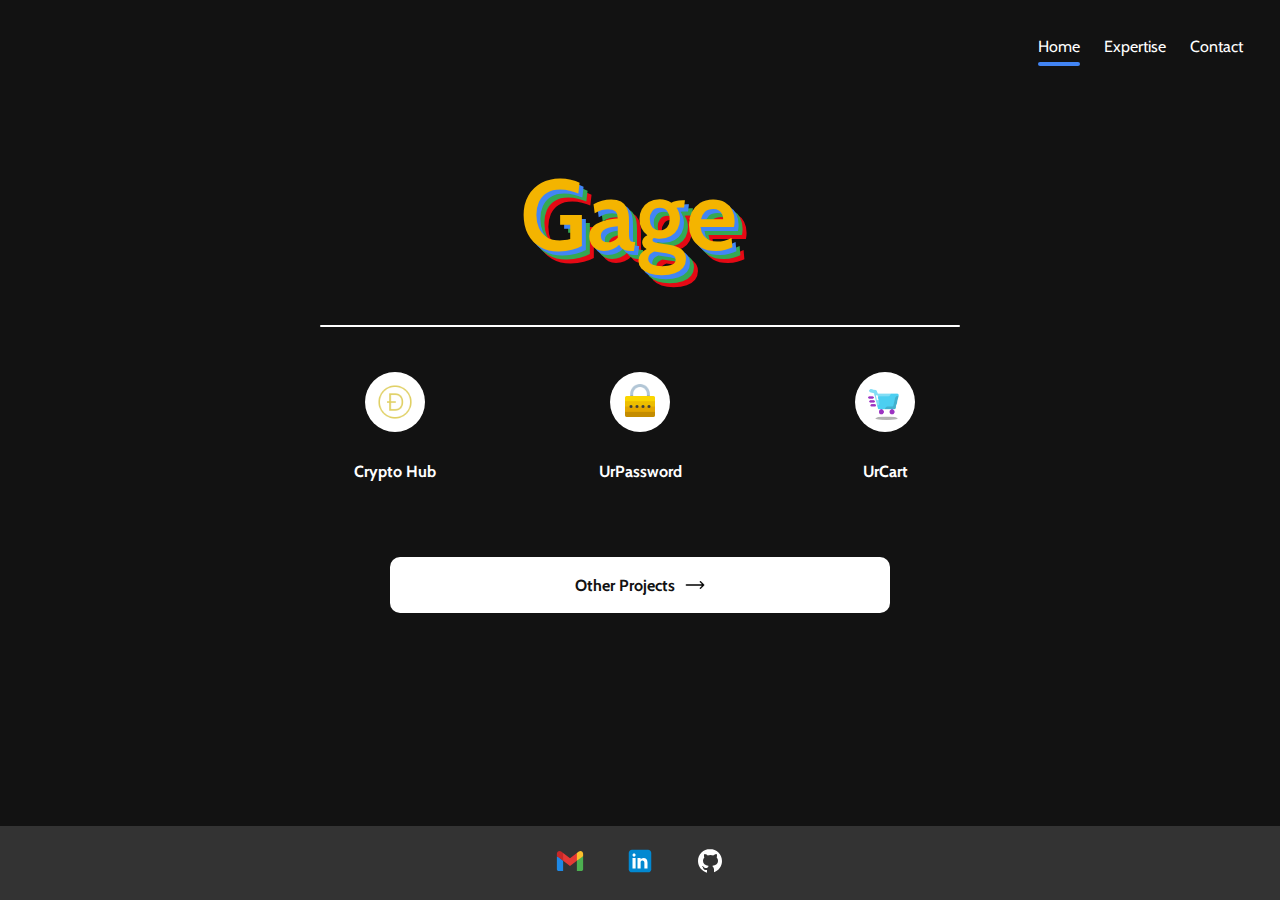
<file: index.html>
<!DOCTYPE html>
<html lang="en">
  <head>
    <meta charset="UTF-8" />
    <meta http-equiv="X-UA-Compatible" content="IE=edge" />
    <meta name="viewport" content="width=device-width, initial-scale=1.0" />
    <link rel="stylesheet" href="index.css" />
    <title>Gage's Portfolio</title>
  </head>
  <body>
    <header>
      <nav>
        <ul class="nav-links">
          <li class="active"><a href="index.html">Home</a></li>
          <li><a href="expertise.html">Expertise</a></li>
          <li><a href="contact.html">Contact</a></li>
        </ul>
        <div class="burger" onclick="toggleMenu()">
          <div class="line"></div>
          <div class="line"></div>
          <div class="line"></div>
        </div>
      </nav>
    </header>
    <main>
      <div class="container">
        <div class="showcase">
          <h1 class="Gage">Gage</h1>
          <div class="line-break"></div>
        </div>
        <div class="projects-container">
          <div class="projects">
            <div class="link-container">
              <a href="https://doge-dash.netlify.app" class="crypto">
                <img src="/Assets/icons8-dogecoin-50.png" />
                <span class="link-icon"></span>
                <span class="link-label">Crypto Hub</span>
              </a>
            </div>
            <div class="link-container">
              <a href="https://urpassword.netlify.app" class="urpass">
                <img src="/Assets/icons8-password-48.png" />
                <span class="link-icon"></span>
                <span class="link-label">UrPassword</span>
              </a>
            </div>
            <div class="link-container">
              <a href="https://urcart.netlify.app" class="urcart">
                <img src="/Assets/icons8-fast-cart-64.png" />
                <span class="link-icon"></span>
                <span class="link-label">UrCart</span>
              </a>
            </div>
          </div>
          <div class="other-projects-container">
            <a class="other-projects-btn" href="projects.html">Other Projects</a>
          </div>
        </div>
      </div>
    </main>
    <footer>
      <a href="mailto:chamblissdev@gmail.com">
        <img id="gmail" src="/Assets/icons8-gmail.svg" />
      </a>
      <a href="https://www.linkedin.com/in/gage-chambliss-24546622b/">
        <img id="linkedin" src="/Assets/icons8-linkedin.svg" />
      </a>
      <a href="https://github.com/Gage-Dev">
        <img id="github" src="/Assets/icons8-github.svg" />
      </a>
    </footer>
    <script src="script.js"></script>
  </body>
</html>
</file>
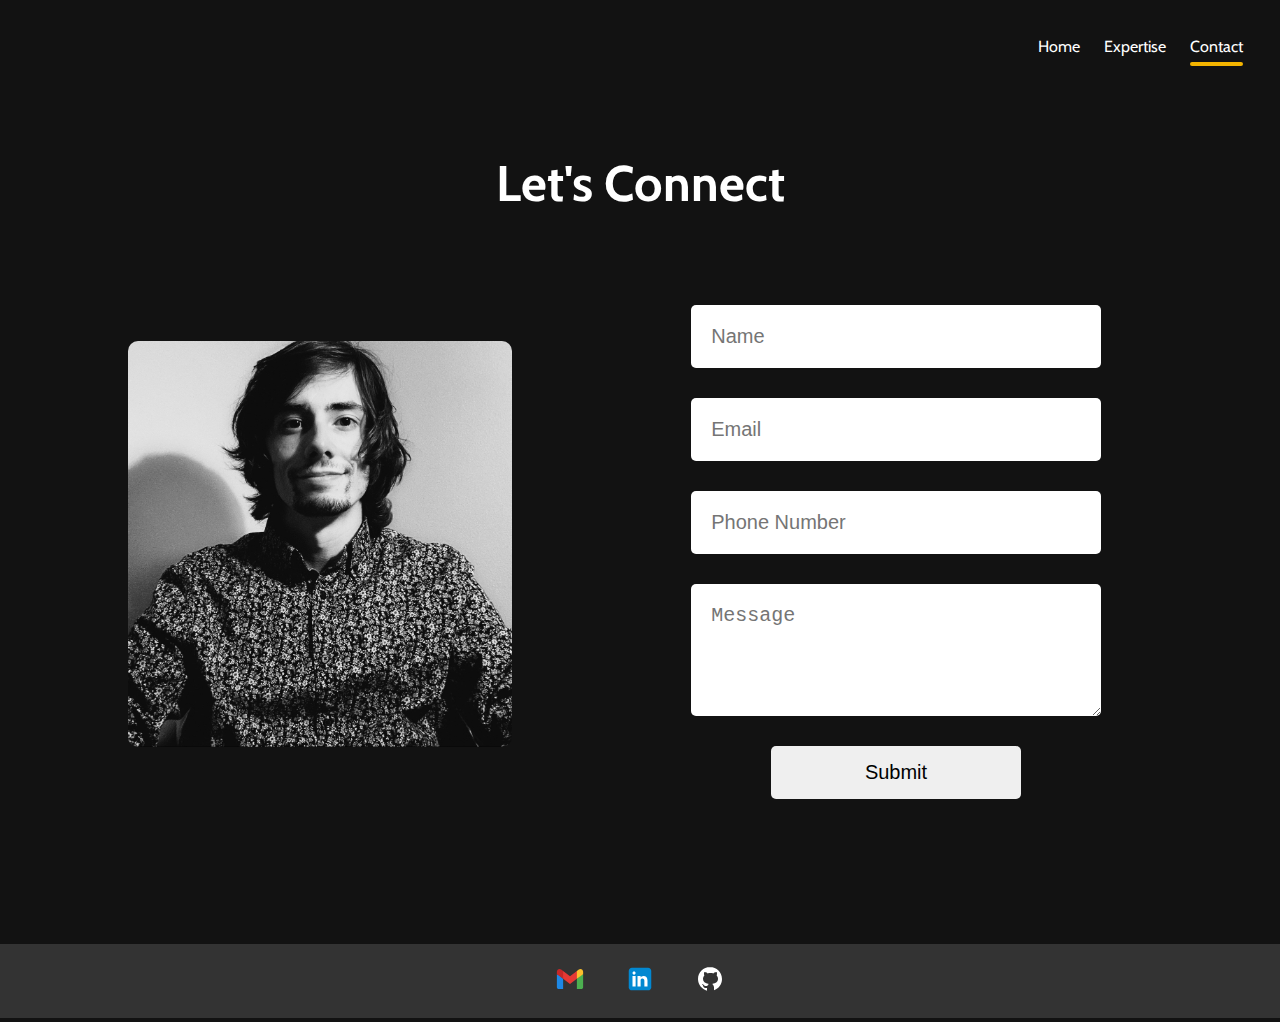
<file: contact.html>
<!DOCTYPE html>
<html lang="en">
  <head>
    <meta charset="UTF-8" />
    <meta http-equiv="X-UA-Compatible" content="IE=edge" />
    <meta name="viewport" content="width=device-width, initial-scale=1.0" />
    <link rel="stylesheet" href="contact.css" />
    <title>Gage Chambliss</title>
  </head>
  <body>
    <header>
      <nav>
        <ul class="nav-links">
          <li><a id="home" href="index.html">Home</a></li>
          <li><a id="home" href="expertise.html">Expertise</a></li>
          <li class="active">
            <a id="contact" href="contact.html">Contact</a>
          </li>
        </ul>
        <div class="burger" onclick="toggleMenu()">
          <div class="line"></div>
          <div class="line"></div>
          <div class="line"></div>
        </div>
      </nav>
    </header>
    <main>
      <h1>Let's Connect</h1>
      <div class="container">
        <img class="portrait" src="/Assets/Portrait.jpg" />
        <form id="contact-form">
          <input type="text" id="name" placeholder="Name" />
          <input type="email" id="email" placeholder="Email" />
          <input type="text" id="phone" placeholder="Phone Number" />
          <textarea id="message" rows="4" placeholder="Message"></textarea>
          <button type="submit">Submit</button>
        </form>
      </div>
    </main>
    <footer>
      <a href="mailto:chamblissdev@gmail.com">
        <img id="gmail" src="/Assets/icons8-gmail.svg" />
      </a>
      <a href="https://www.linkedin.com/in/gage-chambliss-24546622b/">
        <img id="linkedin" src="/Assets/icons8-linkedin.svg" />
      </a>
      <a href="https://github.com/Gage-Dev">
        <img id="github" src="/Assets/icons8-github.svg" />
      </a>
    </footer>
    <script src="script.js"></script>
  </body>
</html>
</file>
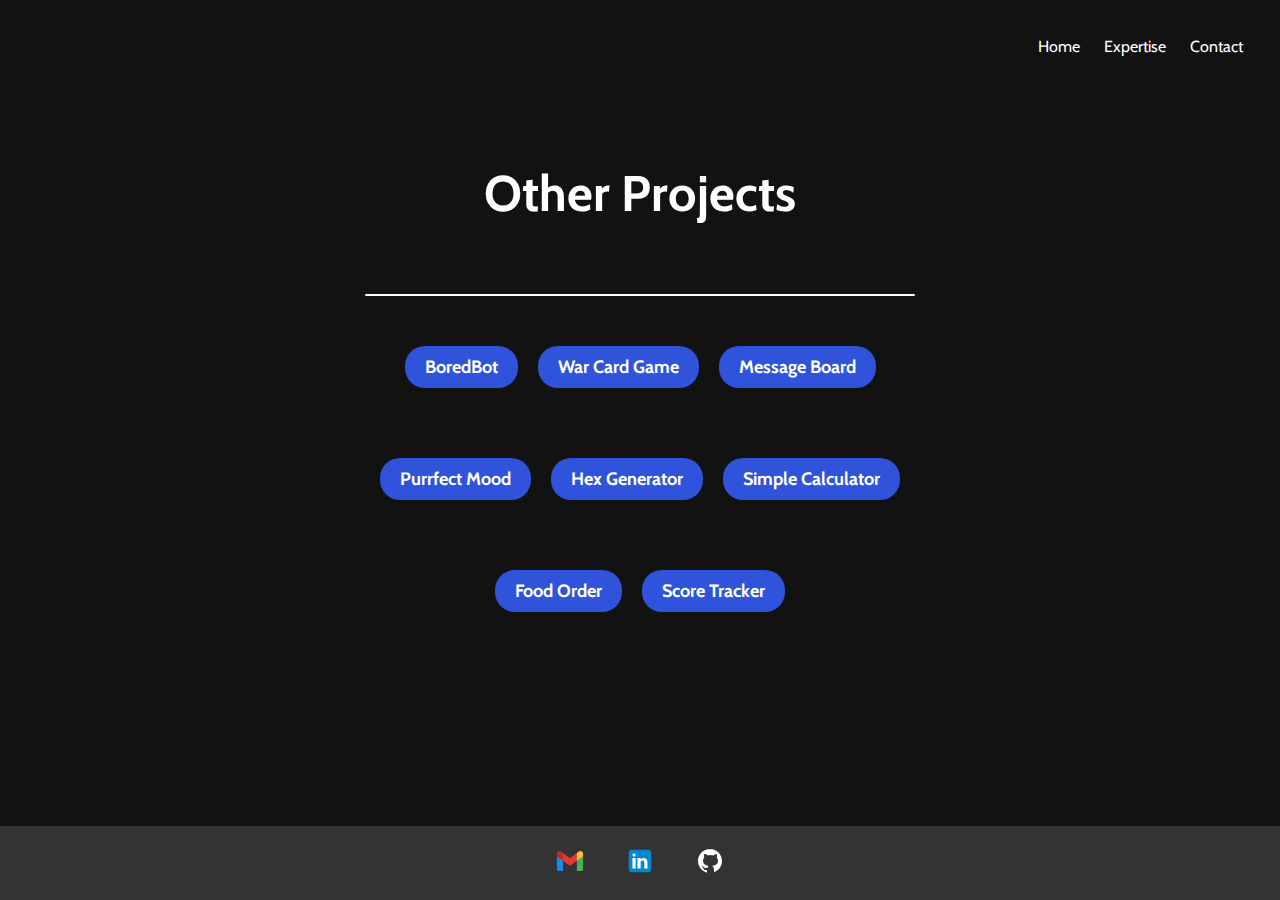
<file: projects.html>
<!DOCTYPE html>
<html lang="en">
  <head>
    <meta charset="UTF-8" />
    <meta http-equiv="X-UA-Compatible" content="IE=edge" />
    <meta name="viewport" content="width=device-width, initial-scale=1.0" />
    <link rel="stylesheet" href="projects.css" />
    <title>Other Projects</title>
  </head>
  <body>
    <header>
      <nav>
        <ul class="nav-links">
          <li><a href="index.html">Home</a></li>
          <li><a href="expertise.html">Expertise</a></li>
          <li><a href="contact.html">Contact</a></li>
        </ul>
        <div class="burger" onclick="toggleMenu()">
          <div class="line"></div>
          <div class="line"></div>
          <div class="line"></div>
        </div>
      </nav>
    </header>
    <main class="content">
      <div class="project-container">
        <h1>Other Projects</h1>
        <div class="line-break"></div>
        <div class="project-items">
          <ul>
            <a class="ext-projects" href="https://1boredbot.netlify.app/"><li>BoredBot</li></a>
            <a class="ext-projects" href="https://thewargame.netlify.app/"><li>War Card Game</li></a>
            <a class="ext-projects" href="https://official-messageboard.netlify.app/"><li>Message Board</li></a>
            <a class="ext-projects" href="https://purrfectmood.netlify.app"><li>Purrfect Mood</li></a>
            <a class="ext-projects" href="https://findmyhex.netlify.app"><li>Hex Generator</li></a>
            <a class="ext-projects" href="https://thesimplecalc.netlify.app"><li>Simple Calculator</li></a>
            <a class="ext-projects" href="https://thelunch.netlify.app"><li>Food Order</li></a>
            <a class="ext-projects" href="https://thescor3.netlify.app/"><li>Score Tracker</li></a>
          </ul>
        </div>
      </div>
    </main>
    <footer>
      <a href="mailto:chamblissdev@gmail.com">
        <img id="gmail" src="/Assets/icons8-gmail.svg" />
      </a>
      <a href="https://www.linkedin.com/in/gage-chambliss-24546622b/">
        <img id="linkedin" src="/Assets/icons8-linkedin.svg" />
      </a>
      <a href="https://github.com/Gage-Dev">
        <img id="github" src="/Assets/icons8-github.svg" />
      </a>
    </footer>
    <script src="script.js"></script>
  </body>
</html>
</file>
<file: index.css>
@import url("https://fonts.googleapis.com/css2?family=Cabin&display=swap");

:root {
  --black: #121212;
  --darkGray: #333;
  --white: #ffff;
  --blue: #4285f4;
  --yellow: #f4b400;
  --red: #e50914;
  --green: #34a853;
}

* {
  padding: 0;
  margin: 0;
  box-sizing: border-box;
}

body {
  background-color: var(--black);
  font-family: "Cabin";
  min-height: 100vh;
  display: flex;
  flex-direction: column;
}

header {
  display: flex;
  justify-content: flex-end;
  align-items: center;
  padding: 25px;
}

.nav-links {
  display: flex;
  justify-content: center;
  align-items: center;
}

.nav-links li {
  display: inline;
  list-style-type: none;
  padding: 4px;
  margin: 8px;
  font-size: 16px;
  color: var(--white);
  text-decoration: none;
  cursor: pointer;
  position: relative;
}

.nav-links a {
  color: var(--white);
  text-decoration: none;
  cursor: pointer;
  position: relative;
  transition: all 0.3s;
}

.nav-links a::before {
  content: "";
  position: absolute;
  bottom: -10px;
  left: 0;
  height: 4px;
  border-radius: 5px;
  width: 0;
  background-color: var(--white);
  transition: width 0.2s ease;
}

.nav-links a:hover::before {
  width: 100%;
}

.nav-links li.active a {
  position: relative;
  text-decoration: none;
  color: var(--white);
}

.nav-links li.active a::after {
  content: "";
  position: absolute;
  bottom: -10px;
  left: 0;
  width: 100%;
  border-radius: 5px;
  height: 4px;
  background-color: var(--blue);
}

main {
  flex: 1;
}

.showcase {
  display: flex;
  flex-direction: column;
  justify-content: center;
  align-items: center;
  left: 300px;
  margin-top: 60px;
}

.Gage {
  display: inline-block;
  width: 190px;
  font-size: 100px;
  font-weight: 600;
  margin-right: 50px;
  margin-bottom: 50px;
  color: var(--yellow);
  text-shadow: 4px 4px 0 var(--blue), 8px 8px 0 var(--green),
    12px 12px 0 var(--red);
}

.line-break {
  width: 50%;
  background-color: var(--white);
  height: 2px;
  border-radius: 5px;
}

.projects-container {
  max-width: 50%;
  margin: 0 auto;
  margin-bottom: 20px;
  transition: transform 0.3s ease;
}

.projects {
  display: flex;
  justify-content: space-between;
  align-items: center;
  flex-wrap: wrap;
  margin: 20px;
  transition: transform 0.3s ease;
}

.crypto,
.urpass,
.urcart {
  display: flex;
  flex-direction: column;
  align-items: center;
  width: 60px;
  height: 60px;
  background-color: var(--white);
  border-radius: 50%;
  border: none;
  cursor: pointer;
  margin: 25px;
  text-align: center;
  text-decoration: none;
}

.crypto img,
.urpass img,
.urcart img {
  max-width: 60%;
  max-height: 60%;
  margin-top: 12px;
}

.link-label {
  position: absolute;
  color: var(--white);
  font-weight: bold;
  text-align: center;
  display: inline-block;
  white-space: nowrap;
  margin-top: 90px;
}

.other-projects-container {
  display: flex;
  justify-content: center;
  margin-top: 100px;
}

.other-projects-btn {
  text-decoration: none;
  font-weight: bold;
  color: #121212;
  background-color: var(--white);
  padding: 18px 40px 18px 40px;
  border-radius: 10px;
  display: inline-flex;
  align-items: center;
  justify-content: center;
  position: relative;
  transition: background-color 0.3s ease;
  width: 500px;
  margin-bottom: 120px;
}

.other-projects-btn:hover {
  background-color: var(--blue);
  color: var(--white);
}

.other-projects-btn::after {
  content: "";
  width: 20px;
  height: 20px;
  background-image: url(/Assets/icons8-arrow-30.png);
  background-size: cover;
  margin-left: 10px;
}

footer {
  width: 100%;
  text-align: center;
  display: flex;
  justify-content: center;
  align-items: center;
  background-color: var(--darkGray);
  margin-top: 0;
}

#gmail,
#linkedin,
#github {
  margin: 20px;
}

#gmail:hover,
#linkedin:hover,
#github:hover {
  transition: transform 0.3s ease;
  transform: scale(1.5);
}

@keyframes jump {
  0% {
    transform: translateX(0) rotate(0);
  }
  25% {
    transform: translateX(-5px) rotate(-10deg);
  }
  50% {
    transform: translateX(5px) rotate(10deg);
  }
  75% {
    transform: translateX(-2px) rotate(-5deg);
  }
  100% {
    transform: translateX(0) rotate(0);
  }
}

.Gage {
  animation: bounce 1s;
}

@keyframes bounce {
  0%,
  100% {
    transform: translateY(0);
  }

  50% {
    transform: translateY(-100px);
  }
}

@media (max-width: 768px) {
  body {
    font-family: "Cabin";
  }

  .Gage {
    max-width: 50%;
    letter-spacing: -2px;
  }

  .projects-container {
    max-width: 50%;
    margin: 0 auto;
    margin-bottom: 20px;
  }

  .line-break {
    max-width: 80%;
  }

  .crypto,
  .urpass,
  .urcart {
    display: flex;
    flex-direction: column;
    align-items: center;
    width: 50px;
    height: 50px;
    background-color: var(--white);
    border-radius: 50%;
    border: none;
    cursor: pointer;
    margin: 25px;
    text-align: center;
    text-decoration: none;
  }

  .link-label {
    position: absolute;
    color: var(--white);
    font-weight: bold;
    text-align: center;
    display: inline-block;
    white-space: nowrap;
    margin-top: 60px;
  }

  .other-projects-btn {
    width: 80%;
    margin-top: 30px;
  }
}

@media screen and (min-width: 469px) and (max-width: 1024px) {
  .line-break {
    width: 50%;
  }

  .other-projects-btn {
    width: 60%;
  }

  .projects-container {
    max-width: 80%;
  }

  .projects {
    justify-content: center;
    gap: 80px;
  }

  .crypto,
  .urpass,
  .urcart {
    width: 60px;
    height: 60px;
    margin: 15px;
  }

  .link-label {
    margin-top: 70px;
  }
}

@media screen and (max-width: 768px) {
  .nav-links {
    display: none;
  }

  .burger {
    display: block;
    cursor: pointer;
  }

  .burger .line {
    width: 25px;
    height: 3px;
    background-color: var(--white);
    margin: 5px;
    transition: transform 0.4s ease-in-out;
  }

  .burger.active .line:nth-child(1) {
    transform: rotate(-45deg) translate(-5px, 6px);
  }

  .burger.active .line:nth-child(2) {
    opacity: 0;
  }

  .burger.active .line:nth-child(3) {
    transform: rotate(45deg) translate(-5px, -6px);
  }

  .nav-links.active {
    display: flex;
    flex-direction: column;
    align-items: center;
    position: fixed;
    top: 60px;
    left: 0;
    width: 100%;
    background-color: var(--darkGray);
    z-index: 999;
  }

  .nav-links.active li {
    margin: 15px 0;
  }

  .line-break {
    width: 80%;
  }

  .crypto img,
.urpass img,
.urcart img {
  max-width: 60%;
  max-height: 60%;
  margin-top: 10px;
}

  .other-projects-btn {
    width: 80%;
  }

  .projects-container {
    max-width: 100%;
  }

  .projects {
    justify-content: center;
    gap: 10px;
  }

  .other-projects-container {
    margin-top: 50px;
  }
}
</file>
<file: contact.css>
@import url("https://fonts.googleapis.com/css2?family=Cabin&display=swap");

:root {
  --black: #121212;
  --darkGray: #333;
  --white: #ffff;
  --yellow: #f4b400;
  --blue: #4285f4;
}

* {
  padding: 0;
  margin: 0;
  box-sizing: border-box;
}

body {
  background-color: var(--black);
  color: var(--white);
  font-family: "Cabin";
  min-height: 100vh;
  display: flex;
  flex-direction: column;
}

header {
  display: flex;
  justify-content: flex-end;
  align-items: center;
  padding: 25px;
}

.nav-links {
  display: flex;
  justify-content: center;
  align-items: center;
}

.nav-links li {
  display: inline;
  list-style-type: none;
  padding: 4px;
  margin: 8px;
  font-size: 16px;
  color: var(--white);
  text-decoration: none;
  cursor: pointer;
  position: relative;
}

.nav-links a {
  color: var(--white);
  text-decoration: none;
  cursor: pointer;
  position: relative;
}

.nav-links a::before {
  content: "";
  position: absolute;
  bottom: -10px;
  left: 0;
  height: 4px;
  width: 0;
  border-radius: 5px;
  background-color: var(--white);
  transition: width 0.2s ease;
}

.nav-links a:hover::before {
  width: 100%;
}

.nav-links li.active a {
  position: relative;
  text-decoration: none;
  color: var(--white);
}

.nav-links li.active a::after {
  content: "";
  position: absolute;
  bottom: -10px;
  left: 0;
  width: 100%;
  border-radius: 5px;
  height: 4px;
  background-color: var(--yellow);
}

main {
  flex: 1;
}

h1 {
  color: var(--white);
  text-align: center;
  font-size: 50px;
  margin-top: 60px;
  margin-bottom: 50px;
  transition: transform 0.3s ease;
  animation: pulse 1s;
}

.container {
  display: flex;
  justify-content: space-evenly;
  align-items: center;
  flex-wrap: wrap;
  width: 100%;
}

.portrait {
  width: 30%;
  border-radius: 10px;
  transform-style: preserve-3d;
  animation: movePerspective 3s ease-in-out infinite alternate;
}

form {
  display: flex;
  flex-direction: column;
  padding: 2vw 4vw;
  width: 40%;
}

form input,
form textarea {
  border: 0;
  margin: 15px 0;
  padding: 20px;
  outline: none;
  font-size: 20px;
  border-radius: 5px;
}

button {
  width: 250px;
  margin: 0 auto;
  margin-top: 15px;
  padding: 15px 5px;
  border: none;
  cursor: pointer;
  font-size: 20px;
  border-radius: 5px;
  transition: background-color 0.3s ease;
}

button:hover {
  background-color: var(--blue);
  color: var(--white);
}

footer {
  text-align: center;
  display: flex;
  justify-content: center;
  align-items: center;
  margin-top: 120px;
  background-color: var(--darkGray);
}

#gmail,
#linkedin,
#github {
  margin: 20px;
}

#gmail:hover,
#linkedin:hover,
#github:hover {
  transition: transform 0.3s ease;
  transform: scale(1.5);
}

@keyframes pulse {
  0% {
    transform: scale(1);
    opacity: 1;
  }

  50% {
    transform: scale(1.2);
    opacity: 0.7;
  }

  100% {
    transform: scale(1);
    opacity: 1;
  }
}

@keyframes movePerspective {
  0% {
    transform: perspective(800px) rotateY(-8deg);
  }

  100% {
    transform: perspective(1200px) rotateY(8deg);
  }
}

@media (max-width: 768px) {
  body {
    font-family: "Cabin";
  }

  h1 {
    order: 1;
  }

  .container {
    flex-direction: column;
    flex-basis: 100%;
  }

  form {
    width: 80%;
    order: 3;
  }

  button {
    width: 80%;
    margin-bottom: 50px;
    background-color: var(--blue);
    color: var(--white);
  }

  .portrait {
    width: 70%;
    margin-top: 50px;
    margin-bottom: 50px;
    flex-basis: 100%;
    order: 2;
    transform-style: preserve-3d;
    animation: movePerspective 2s ease-in-out infinite alternate;
  }

  footer {
    margin-top: 50px;
  }
}

@media screen and (max-width: 768px) {
  .nav-links {
    display: none;
  }

  .burger {
    display: block;
    cursor: pointer;
    z-index: 1000;
  }

  .burger .line {
    width: 25px;
    height: 3px;
    background-color: var(--white);
    margin: 5px;
    transition: transform 0.4s ease-in-out, opacity 0.4s ease-in-out;
  }

  .burger.active .line:nth-child(1) {
    transform: rotate(-45deg) translate(-5px, 6px);
  }

  .burger.active .line:nth-child(2) {
    opacity: 0;
  }

  .burger.active .line:nth-child(3) {
    transform: rotate(45deg) translate(-5px, -6px);
  }

  .nav-links.active {
    display: flex;
    flex-direction: column;
    align-items: center;
    position: fixed;
    top: 60px;
    left: 0;
    width: 100%;
    background-color: var(--darkGray);
    z-index: 999;
  }

  .nav-links.active li {
    margin: 15px 0;
  }
}
</file>
<file: projects.css>
@import url("https://fonts.googleapis.com/css2?family=Cabin&display=swap");

:root {
  --black: #121212;
  --darkGray: #333;
  --white: #ffff;
  --blue: #4285f4;
}

* {
  padding: 0;
  margin: 0;
  box-sizing: border-box;
}

body {
  background-color: var(--black);
  font-family: "Cabin";
  min-height: 100vh;
  display: flex;
  flex-direction: column;
}

header {
  display: flex;
  justify-content: flex-end;
  align-items: center;
  padding: 25px;
}

.nav-links {
  display: flex;
  justify-content: center;
  align-items: center;
}

.nav-links li {
  display: inline;
  list-style-type: none;
  padding: 4px;
  margin: 8px;
  font-size: 16px;
  color: var(--white);
  text-decoration: none;
  cursor: pointer;
  position: relative;
}

.nav-links a {
  color: var(--white);
  text-decoration: none;
  cursor: pointer;
  position: relative;
  transition: all 0.3s;
}

.nav-links a::before {
  content: "";
  position: absolute;
  bottom: -10px;
  left: 0;
  height: 4px;
  border-radius: 5px;
  width: 0;
  background-color: var(--white);
  transition: width 0.2s ease;
}

.nav-links a:hover::before {
  width: 100%;
}

.nav-links li.active a {
  position: relative;
  text-decoration: none;
  color: var(--white);
}

.nav-links li.active a::after {
  content: "";
  position: absolute;
  bottom: -10px;
  left: 0;
  width: 100%;
  border-radius: 5px;
  height: 4px;
}

.content {
  flex: 1;
}

.project-container {
  display: flex;
  justify-content: center;
  flex-direction: column;
  max-width: 550px;
  margin: 0 auto;
  margin-bottom: 20px;
}

h1 {
  color: var(--white);
  margin-top: 70px;
  margin-bottom: 70px;
  font-size: 50px;
  text-align: center;
  transition: transform 0.3s ease;
  animation: pulse 1s;
}

.line-break {
  background-color: var(--white);
  margin: 0 auto;
  height: 2px;
  border-radius: 5px;
  width: 100%;
}

.project-items li {
  display: flex;
  flex-direction: column;
  border: none;
  color: var(--white);
  list-style-type: none;
  text-align: left;
  margin-top: 50px;
  font-size: 18px;
  font-weight: bold;
  background-color: rgb(47, 84, 219);
  padding: 10px 20px 10px 20px;
  border-radius: 20px;
}

.project-items ul {
  display: flex;
  justify-content: center;
  align-items: center;
  flex-wrap: wrap;
  gap: 20px;
}

.ext-projects {
  text-decoration: none;
}

a {
  color: var(--white);
}

footer {
  background-color: var(--darkGray);
  display: flex;
  justify-content: center;
  align-items: center;
  width: 100%;
  text-align: center;
}

#gmail,
#linkedin,
#github {
  margin: 20px;
}

#gmail:hover,
#linkedin:hover,
#github:hover {
  transition: transform 0.3s ease;
  transform: scale(1.5);
}

@keyframes pulse {
  0% {
    transform: scale(1);
    opacity: 1;
  }

  50% {
    transform: scale(1.2);
    opacity: 0.7;
  }

  100% {
    transform: scale(1);
    opacity: 1;
  }
}

@media screen and (max-width: 768px) {
  body {
    font-family: "Cabin";
  }

  .nav-links {
    display: none;
  }

  .burger {
    display: block;
    cursor: pointer;
  }

  .burger .line {
    width: 25px;
    height: 3px;
    background-color: var(--white);
    margin: 5px;
    transition: transform 0.4s ease-in-out;
  }

  .burger.active .line:nth-child(1) {
    transform: rotate(-45deg) translate(-5px, 6px);
  }

  .burger.active .line:nth-child(2) {
    opacity: 0;
  }

  .burger.active .line:nth-child(3) {
    transform: rotate(45deg) translate(-5px, -6px);
  }

  .nav-links.active {
    display: flex;
    flex-direction: column;
    align-items: center;
    position: fixed;
    top: 60px;
    left: 0;
    width: 100%;
    background-color: var(--darkGray);
    z-index: 999;
  }

  .nav-links.active li {
    margin: 15px 0;
  }

  .project-container {
    display: flex;
    justify-content: center;
    flex-direction: column;
    max-width: 100%;
    margin: 0 auto;
    margin-bottom: 20px;
    transition: transform 0.3s ease;
  }

  h1 {
    max-width: 100%;
    letter-spacing: -2px;
  }

  .line-break {
    max-width: 80%;
  }

  .project-items li {
    display: flex;
    flex-direction: column;
    border: none;
    color: var(--white);
    list-style-type: none;
    text-align: center;
    margin-left: 0px;
    font-size: 16px;
    padding: 20px 5px 20px 5px;
  }
  
  .project-items ul {
    display: flex;
    justify-content: center;
    align-items: center;
    flex-wrap: wrap;
    gap: 10px;
  }
  
  .ext-projects {
    text-decoration: none;
    width: 35%;
  }

  footer {
    margin-top: 100px;
  }
}
</file>
